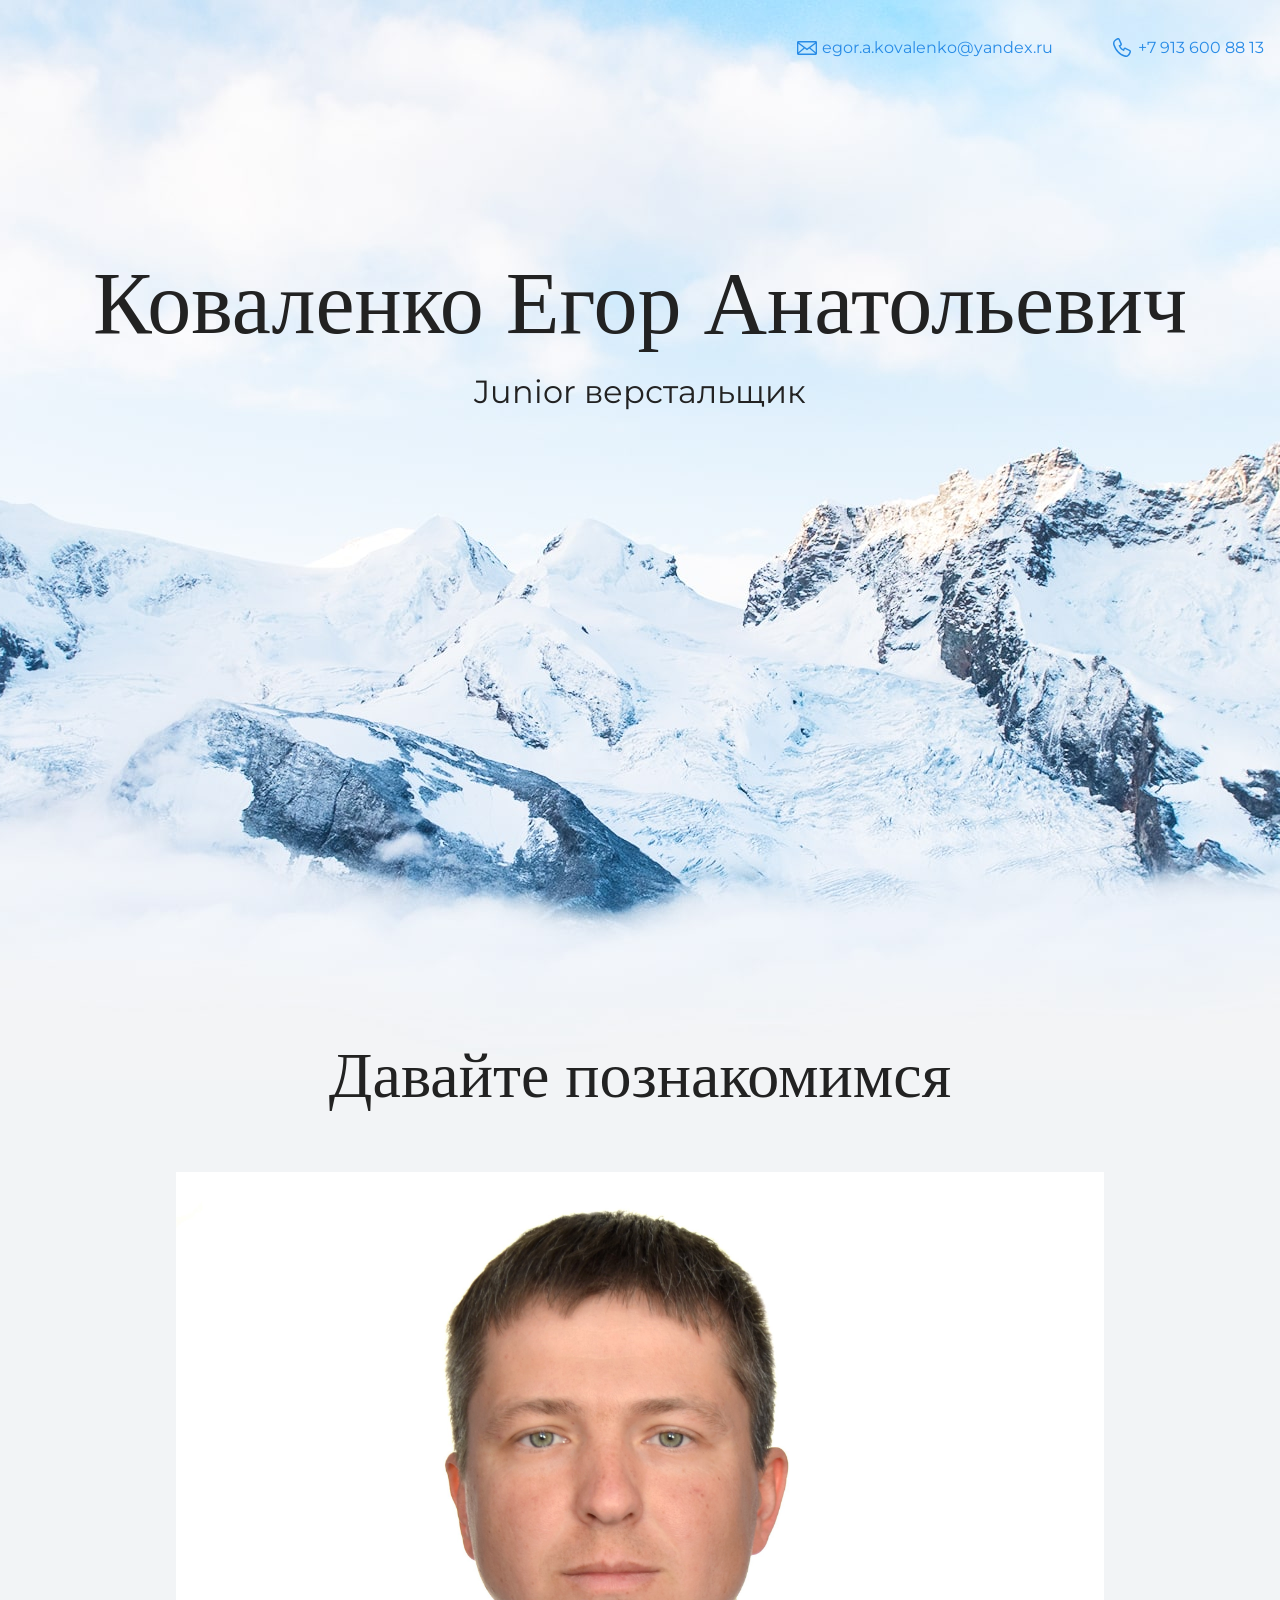
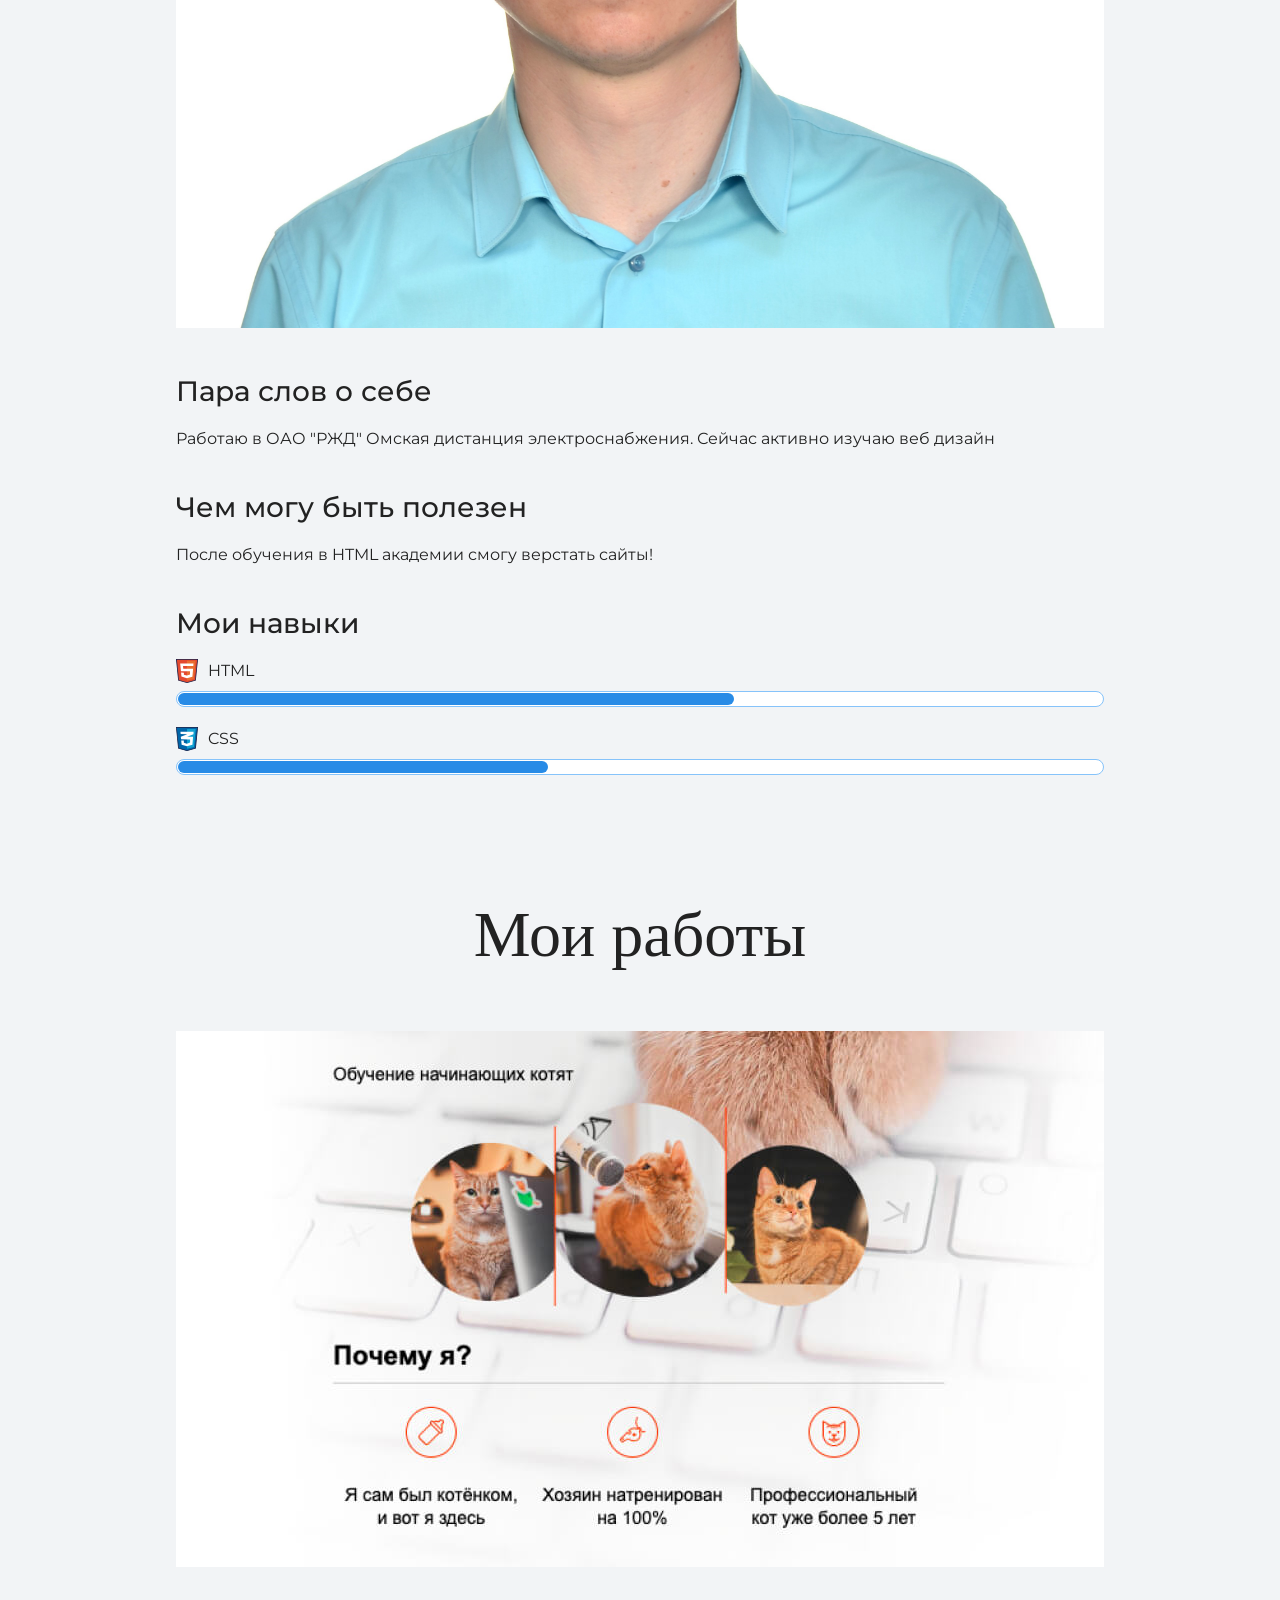
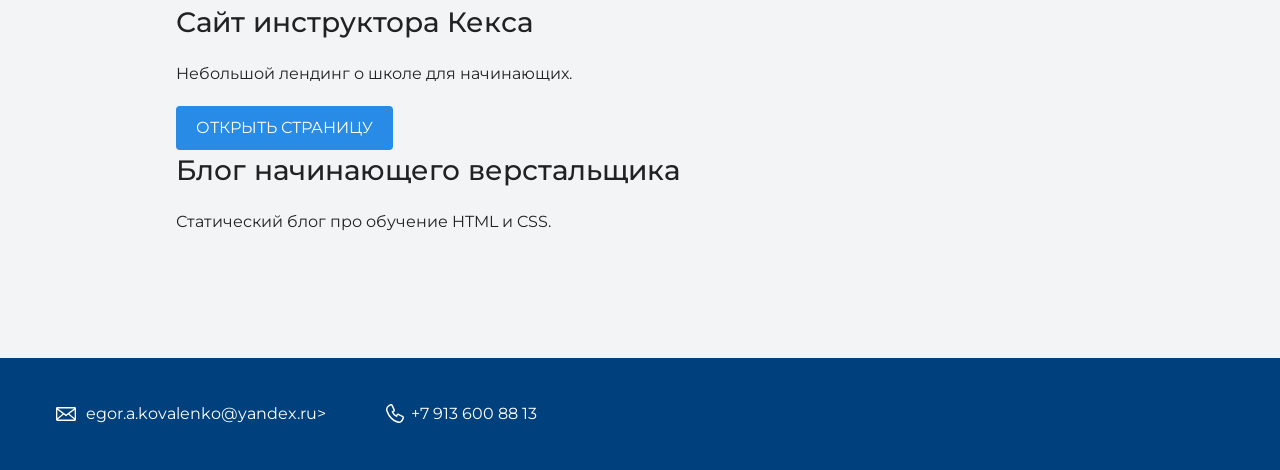
<file: index.html>
<!DOCTYPE html>
<html lang="ru">
  <head>
    <meta charset="UTF-8">
    <link rel="stylesheet" href="style.css">
    <link href="https://fonts.googleapis.com/css?family=Montserrat:400,500,700|Old+Standard+TT&display=swap&subset=cyrillic" rel="stylesheet">
    <title>Портфолио Егора Коваленко</title>
  </head>

  <body>
    <header class="page-header">
      <div class="container">
      <a class="header-email" href="mailto:egor.a.kovalenko@yandex.ru">egor.a.kovalenko@yandex.ru</a>
      <a class="header-phone" href="tel:+79136008813">+7 913 600 88 13</a>
      </div>
    </header>

    <section class="hero-image">
      <div class="container">
      <h1 class="heading">Коваленко Егор Анатольевич</h1>
      <p>Junior верстальщик</p>
      </div>
    </section>

    <section class="intro">
      <div class="container">
      <h2 class="subheading">Давайте познакомимся</h2>
       <figure class="user-image">
         <img src="files/user1.jpg" width="928" height="756" alt="Моя фотография">
       </figure>
       <div> 
        <h3>Пара слов о себе</h3>
        <p>Работаю в ОАО "РЖД" Омская дистанция электроснабжения. Сейчас активно изучаю веб дизайн </p>
      </div>
      <div>
       <h3>Чем могу быть полезен</h3> 
       <p>После обучения в HTML академии смогу верстать сайты!</p>
      </div>
      <div class="skills">
        <h3>Мои навыки</h3>
        <dl class="skills-list">
          <dt class="skill-html">HTML</dt>
          <dd class="level"><div style="width: 60%">60%</div></dd>
          <dt class="skill-css">CSS</dt>
          <dd class="level"><div style="width:40%">40%</div></dd>
        </dl>
      </div>
      </div>
    </section>

    <section class="portfolio">
      <div class="container">
      <h2 class="subheading">Мои работы</h2>
        <figure class="project-image">
          <img src="files/project.jpg" width="928" height="536" alt="Сайт инструктора Кекса">
        </figure>
      <h3>Сайт инструктора Кекса</h3>
      <p>Небольшой лендинг о школе для начинающих.</p>
        <a class="button" href="source/project/index.html">Открыть страницу</a>
      <h3>Блог начинающего верстальщика</h3>
      <p>Статический блог про обучение HTML и CSS.</p>
      </div>
    </section>
    <footer class="page-footer">
      <a class="footer-email" href="mailto:egor.a.kovalenko@yandex.ru">egor.a.kovalenko@yandex.ru</a>>
      <a class="footer-phone" href="tel:+79136008813">+7 913 600 88 13</a>
    </footer>
    </body>
</html>
</file>
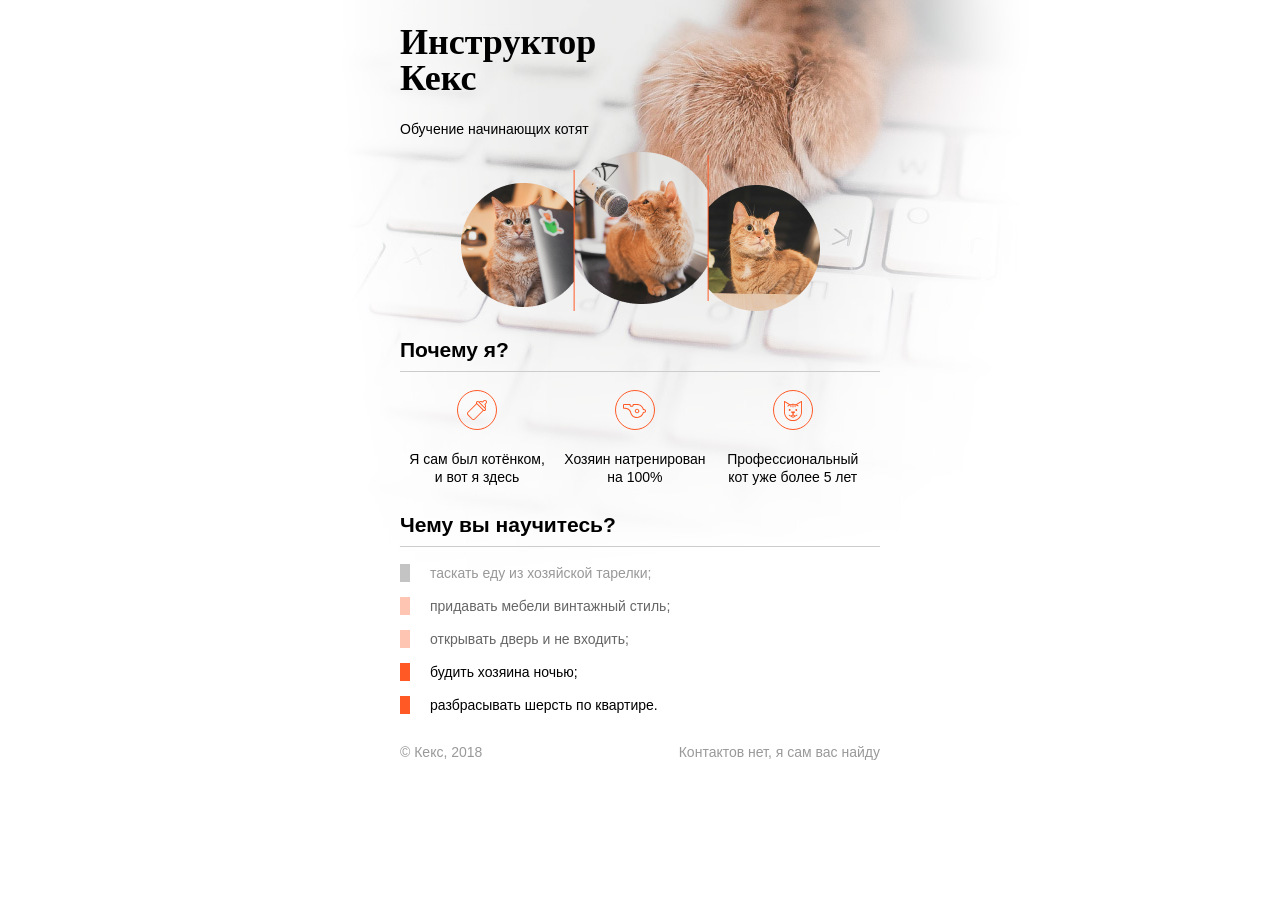
<file: source/project/index.html>
<!DOCTYPE html>
<html lang="ru">
  <head>
    <meta charset="utf-8">
    <title>Инструктор Кекс</title>
    <link rel="stylesheet" href="style.css">
  </head>
  <body>
    <div class="container">
      <header class="site-header">
        <h1>Инструктор Кекс</h1>
        <p>Обучение начинающих котят</p>
        <img src="img/keks.png">
      </header>

      <section class="features">
        <h2>Почему я?</h2>
        <p class="feature-kitten">Я сам был котёнком, и вот я здесь</p>
        <p class="feature-train">Хозяин натренирован на 100%</p>
        <p class="feature-cat">Профессиональный кот уже более 5 лет</p>
      </section>

      <section class="skills">
        <h2>Чему вы научитесь?</h2>
        <ul class="skills-list">
          <li class="skills-item">таскать еду из хозяйской тарелки;</li>
          <li class="skills-item standart">придавать мебели винтажный стиль;</li>
          <li class="skills-item standart">открывать дверь и не входить;</li>
          <li class="skills-item vip">будить хозяина ночью;</li>
          <li class="skills-item vip">разбрасывать шерсть по квартире.</li>
        </ul>
      </section>

      <footer class="site-footer">
        <p>© Кекс, 2018</p>
        <p>Контактов нет, я сам вас найду</p>
      </footer>
    </div>
  </body>
</html>
</file>
<file: style.css>
body {
  margin: 0;
  min-width: 960px;
  font-family: "Montserrat", "Helvetica", "Arial", sans-serif;
  font-size: 16px;
  line-height: 32px;
  color: #222222;
  background-color: #f2f4f6;
  background-image: url("img/hero-bg.jpg");
  background-repeat: no-repeat;
  background-position: top center;
}

.container {
  max-width: 928px;
  margin: 0 auto;
  padding: 0 16px;
}

.page-header {
  margin: 0 0 160px;
  padding: 32px 0 32px;
}

.page-header .container,
.page-footer .container {
  max-width: 1408px;
  text-align: right;
}

.page-header a {
  margin-left: 56px;
  color: #288be6;
  text-decoration: none;
  background-repeat: no-repeat;
  background-position: left;
}

.header-email {
  padding-left: 25px;
  background-image: url("img/icon-email-header.svg");
}

.header-phone {
  padding-left: 25px;
  background-image: url("img/icon-phone-header.svg");
}

.hero-image {
  margin-bottom: 620px;
}

.hero-image .container {
  max-width: 1408px;
  text-align: center;
}

.heading {
  margin: 0 0 16px;
  font-family: "Old Standard TT", "Times", "Times New Roman", serif;
  font-size: 88px;
  line-height: 96px;
  font-weight: 400;
}

.hero-image p {
  margin: 0;
  font-size: 32px;
  line-height: 48px;
}

.intro {
  margin: 0 0 120px;
}

.subheading {
  margin: 0 0 56px;
  font-family: "Old Standard TT", "Times", "Times New Roman", serif;
  font-size: 64px;
  line-height: 80px;
  font-weight: 400;
  text-align: center;
}

.user-image {
  margin: 0 0 32px;
  text-align: center;
}

.intro h3,
.portfolio h3 {
  margin: 0 0 12px;
  font-size: 28px;
  line-height: 40px;
  font-weight: 500;
}

.intro p {
  margin: 0 0 32px;
}

.skills-list {
  margin: 0;
  padding: 0;
}

.skills-list dt {
  padding-left: 32px;
  background-repeat: no-repeat;
  background-position: left;
}

.skill-html {
  background-image: url("img/icon-html.svg");
}

.skill-css {
  background-image: url("img/icon-css.svg");
}

.level {
  margin: 4px 0 16px;
  padding: 0;
  height: 14px;
  font-size: 0;
  background-color: #ffffff;
  border: 1px solid #86c3fa;
  border-radius: 8px;
}

.level div {
  margin: 1px;
  height: 12px;
  background-color: #288be6;
  border-radius: 6px;
}

.portfolio {
  margin: 0 0 120px;
}

.projects {
  margin: 0;
  padding: 0;
  list-style: none;
}

.projects li {
  margin: 0 0 80px;
}

.project-image {
  margin: 0 0 24px;
  text-align: center;
}

.projects p {
  margin: 0 0 24px;
}

.button {
  padding: 6px 20px;
  display: inline-block;
  vertical-align: baseline;
  text-decoration: none;
  text-transform: uppercase;
  border-radius: 4px;
  background-color: #288be6;
  color: #ffffff;
}

.page-footer {
  padding: 40px 0;
  background-color: #00417d;
  color: #ffffff;
}

.page-footer a {
  margin-left: 56px;
  color: inherit;
  text-decoration: none;
  background-repeat: no-repeat;
  background-position: left;
}

.footer-email {
  padding-left: 30px;
  background-image: url("img/icon-email-footer.svg");
}

.footer-phone {
  padding-left: 25px;
  background-image: url("img/icon-phone-footer.svg");
}
</file>
<file: source/project/style.css>
body {
  padding: 0;
  font-family: "Arial", sans-serif;
  font-size: 14px;
  line-height: 18px;
  color: #000000;
  background: #ffffff url("img/keks-background.jpg") no-repeat 50% 0;
}

h1 {
  width: 260px;
  font-family: "Georgia", serif;
  font-size: 36px;
  line-height: 36px;
}

h2 {
  padding-bottom: 12px;
  border-bottom: 1px solid #cccccc;
}

.site-header {
  margin-bottom: 30px;
}

.skills-item {
  margin-bottom: 15px;
  padding-left: 20px;
  border-left: 10px solid #c4c4c4;
  color: #999999;
}

.standart {
  border-color: #ffc5b3;
  color: #666666;
}

/* Добавьте правило ниже */

.vip {
  border-color: #ff5a26;
  color: #000000;
}

.container {
  width: 480px;
  margin: 0 auto;
}

.site-header img {
  display: block;
  margin: 0 auto;
}

.features {
  margin-bottom: 30px;
}

.features p {
  display: inline-block;
  vertical-align: top;
  width: 30%;
  margin: 0 5px;
  text-align: center;
  background-repeat: no-repeat;
  background-position: center top;
}

.feature-kitten {
  padding-top: 60px;
  background-image: url("img/bottle.svg");
}

.feature-cat {
  padding-top: 60px;
  background-image: url("img/cat.svg");
}

.feature-train {
  padding-top: 60px;
  background-image: url("img/whistle.svg");
}

.skills-list {
  padding: 0;
  list-style: none;
}

.site-footer {
  display: flex;
  justify-content: space-between;
  color: #999999;
}
</file>
